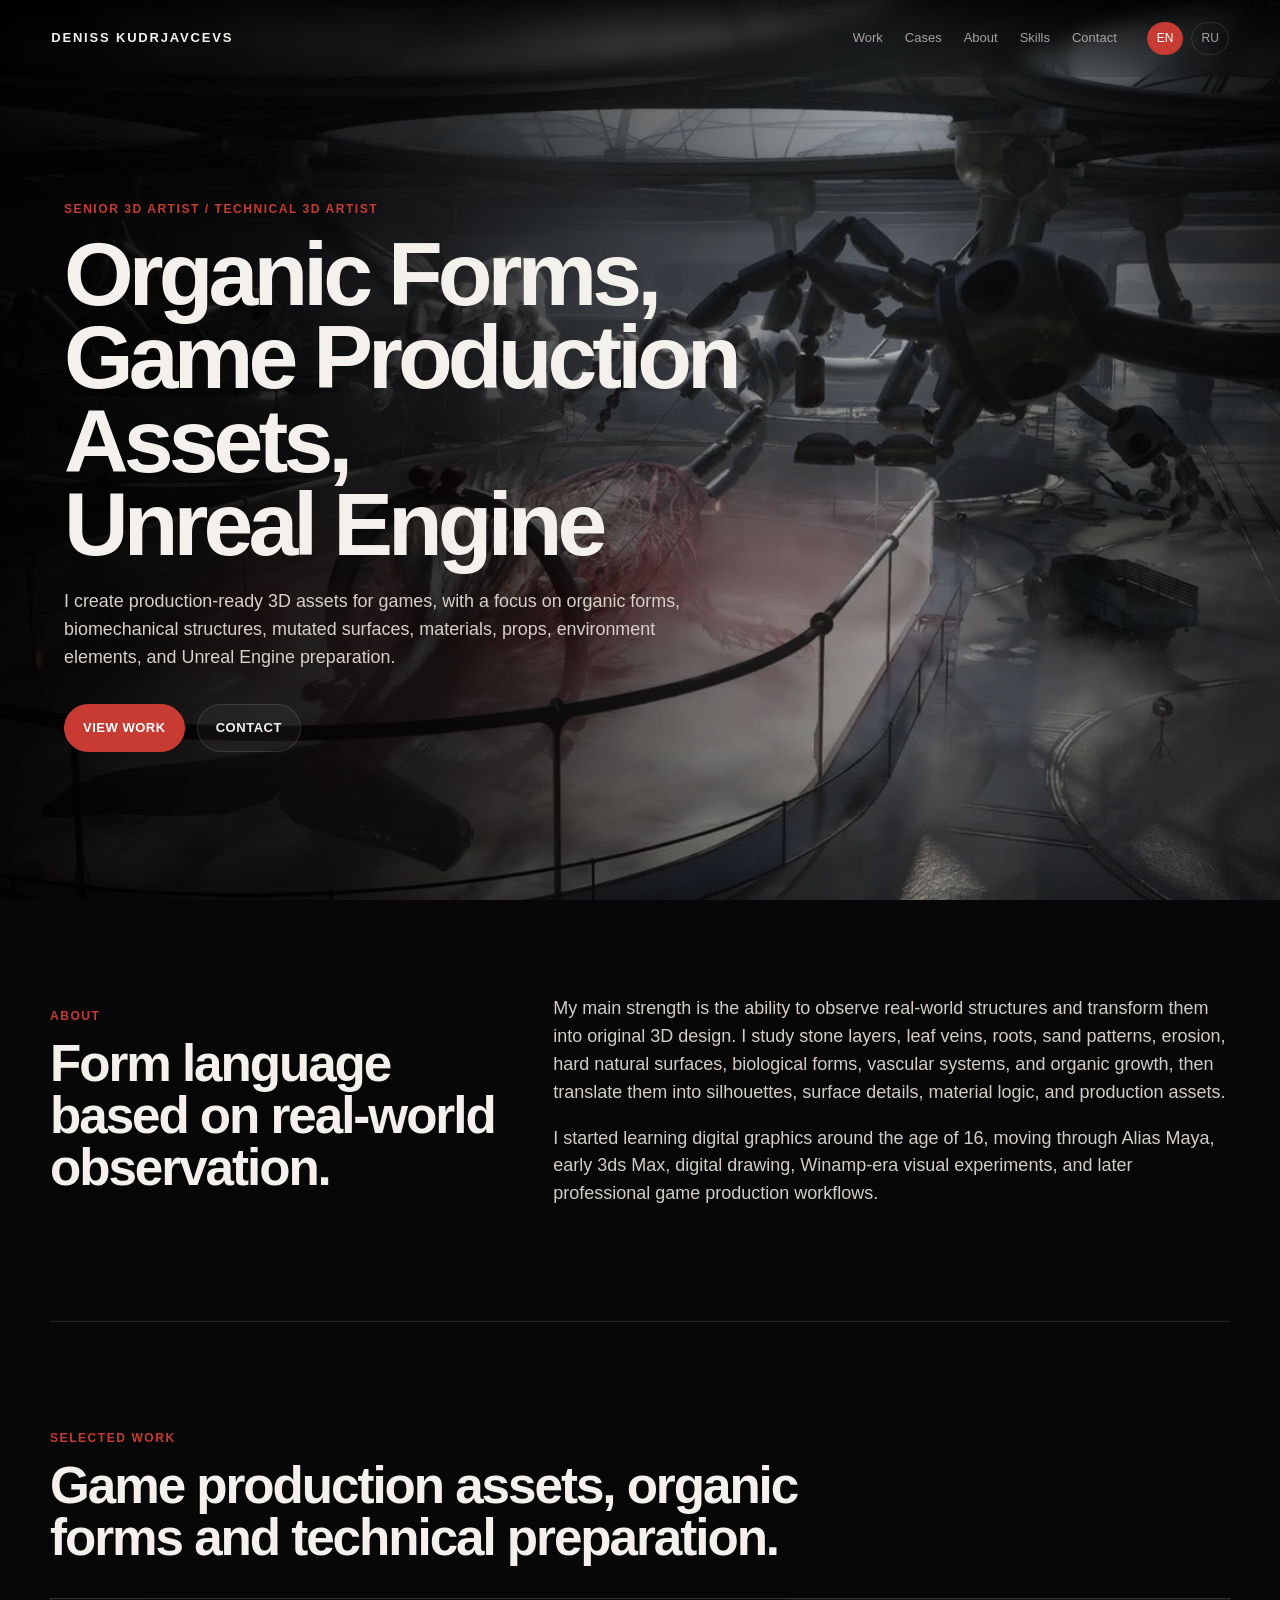
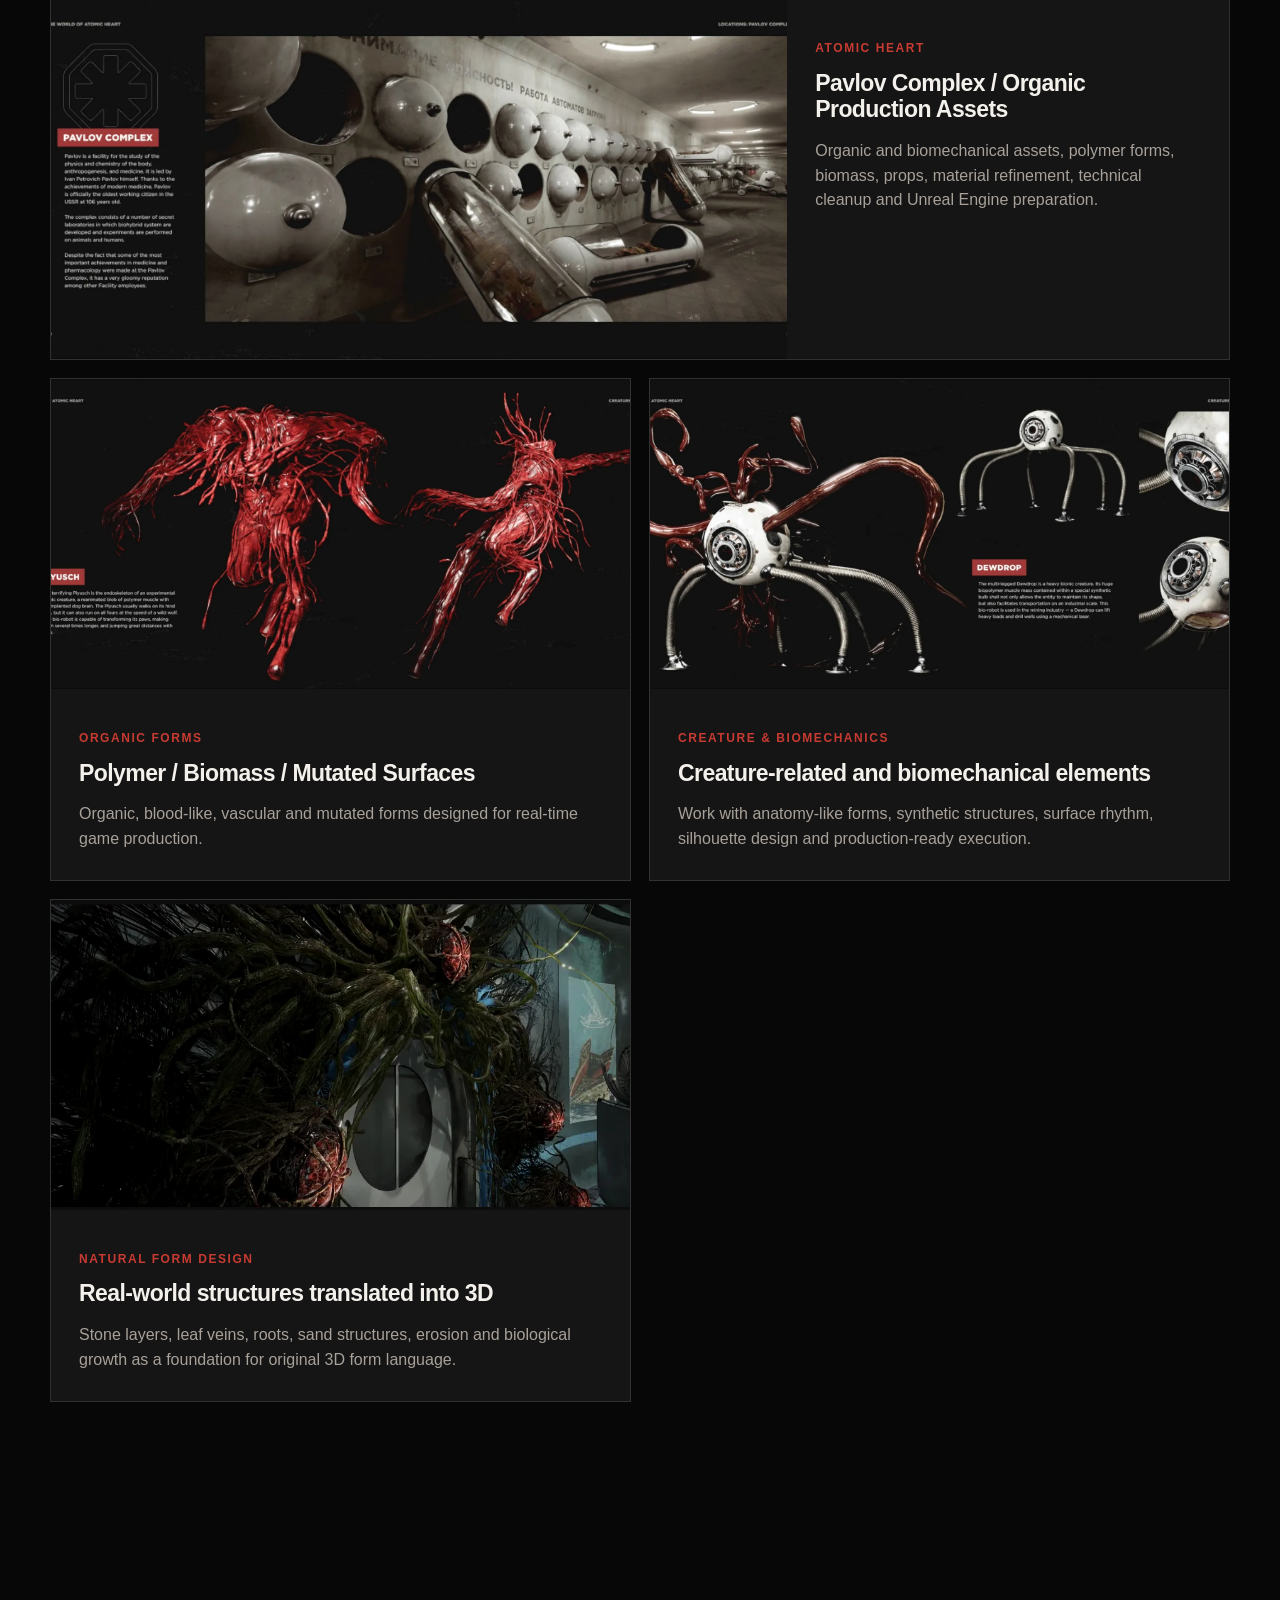
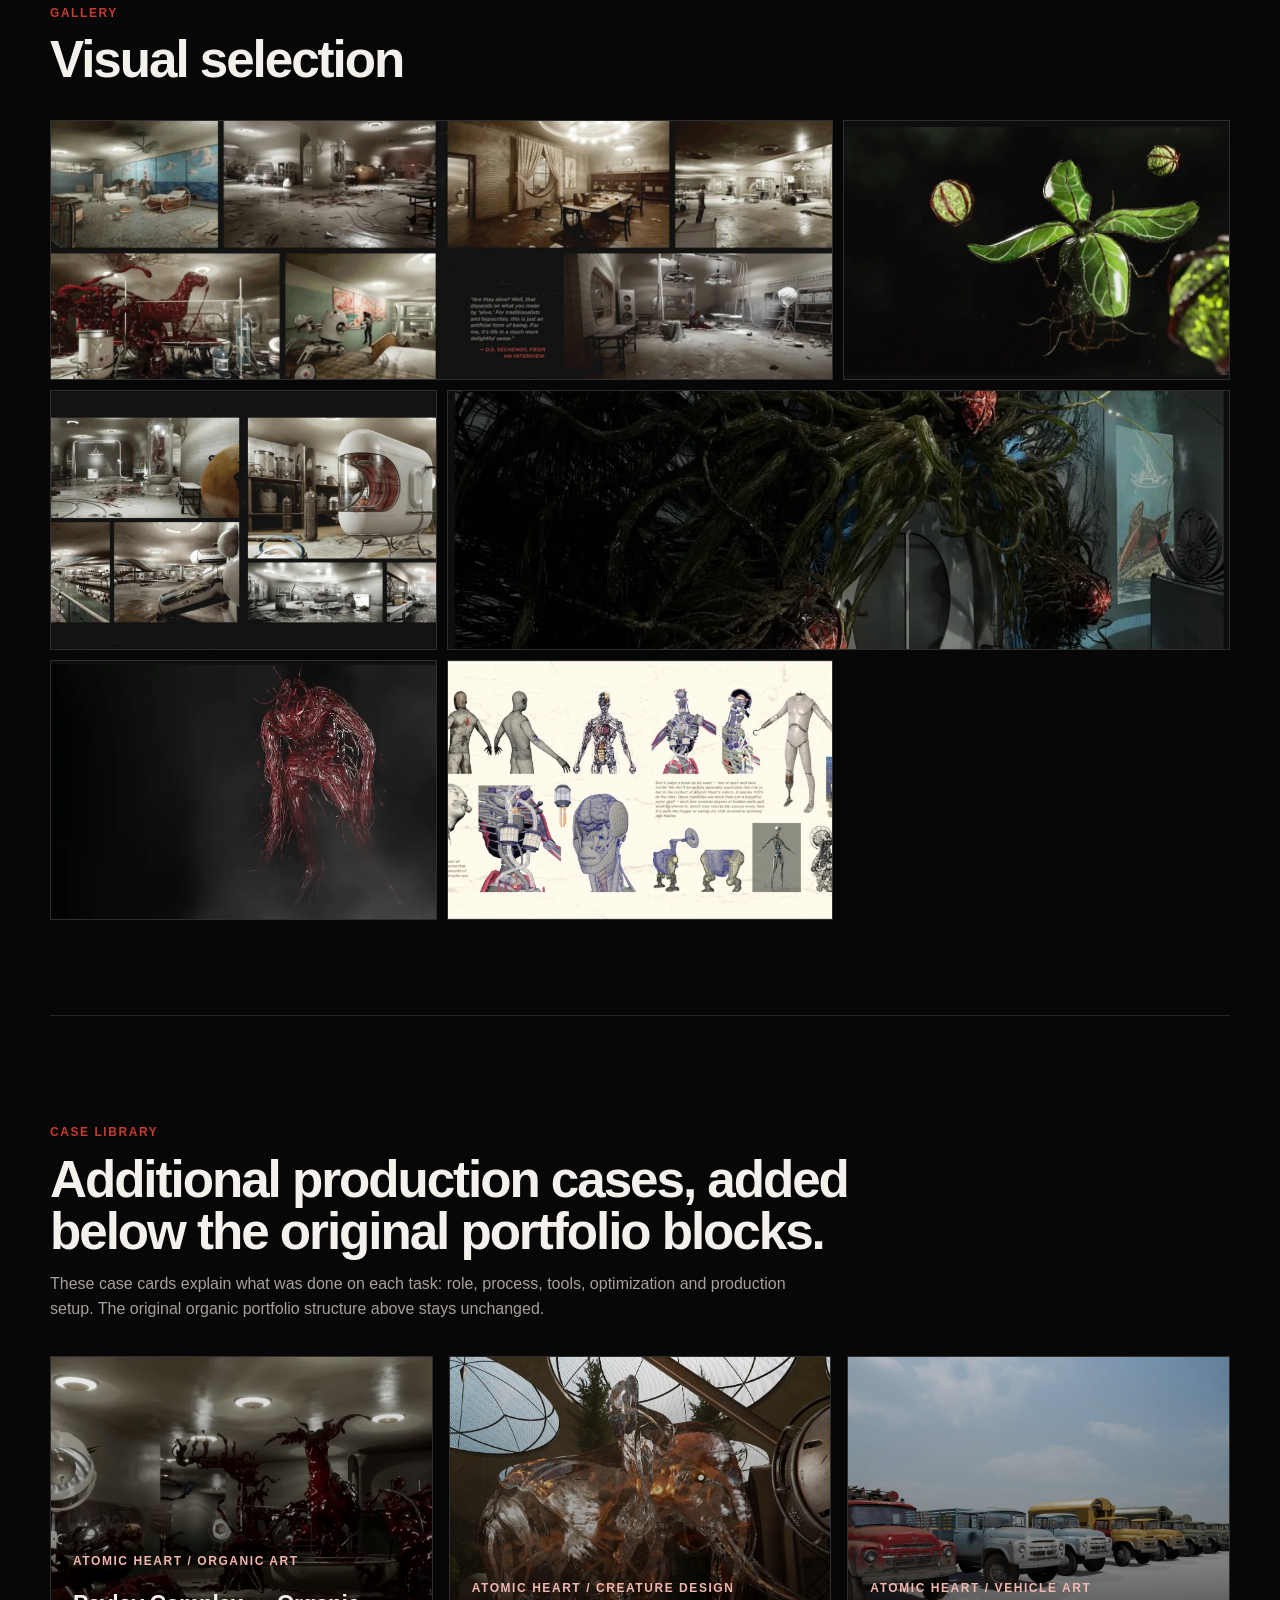
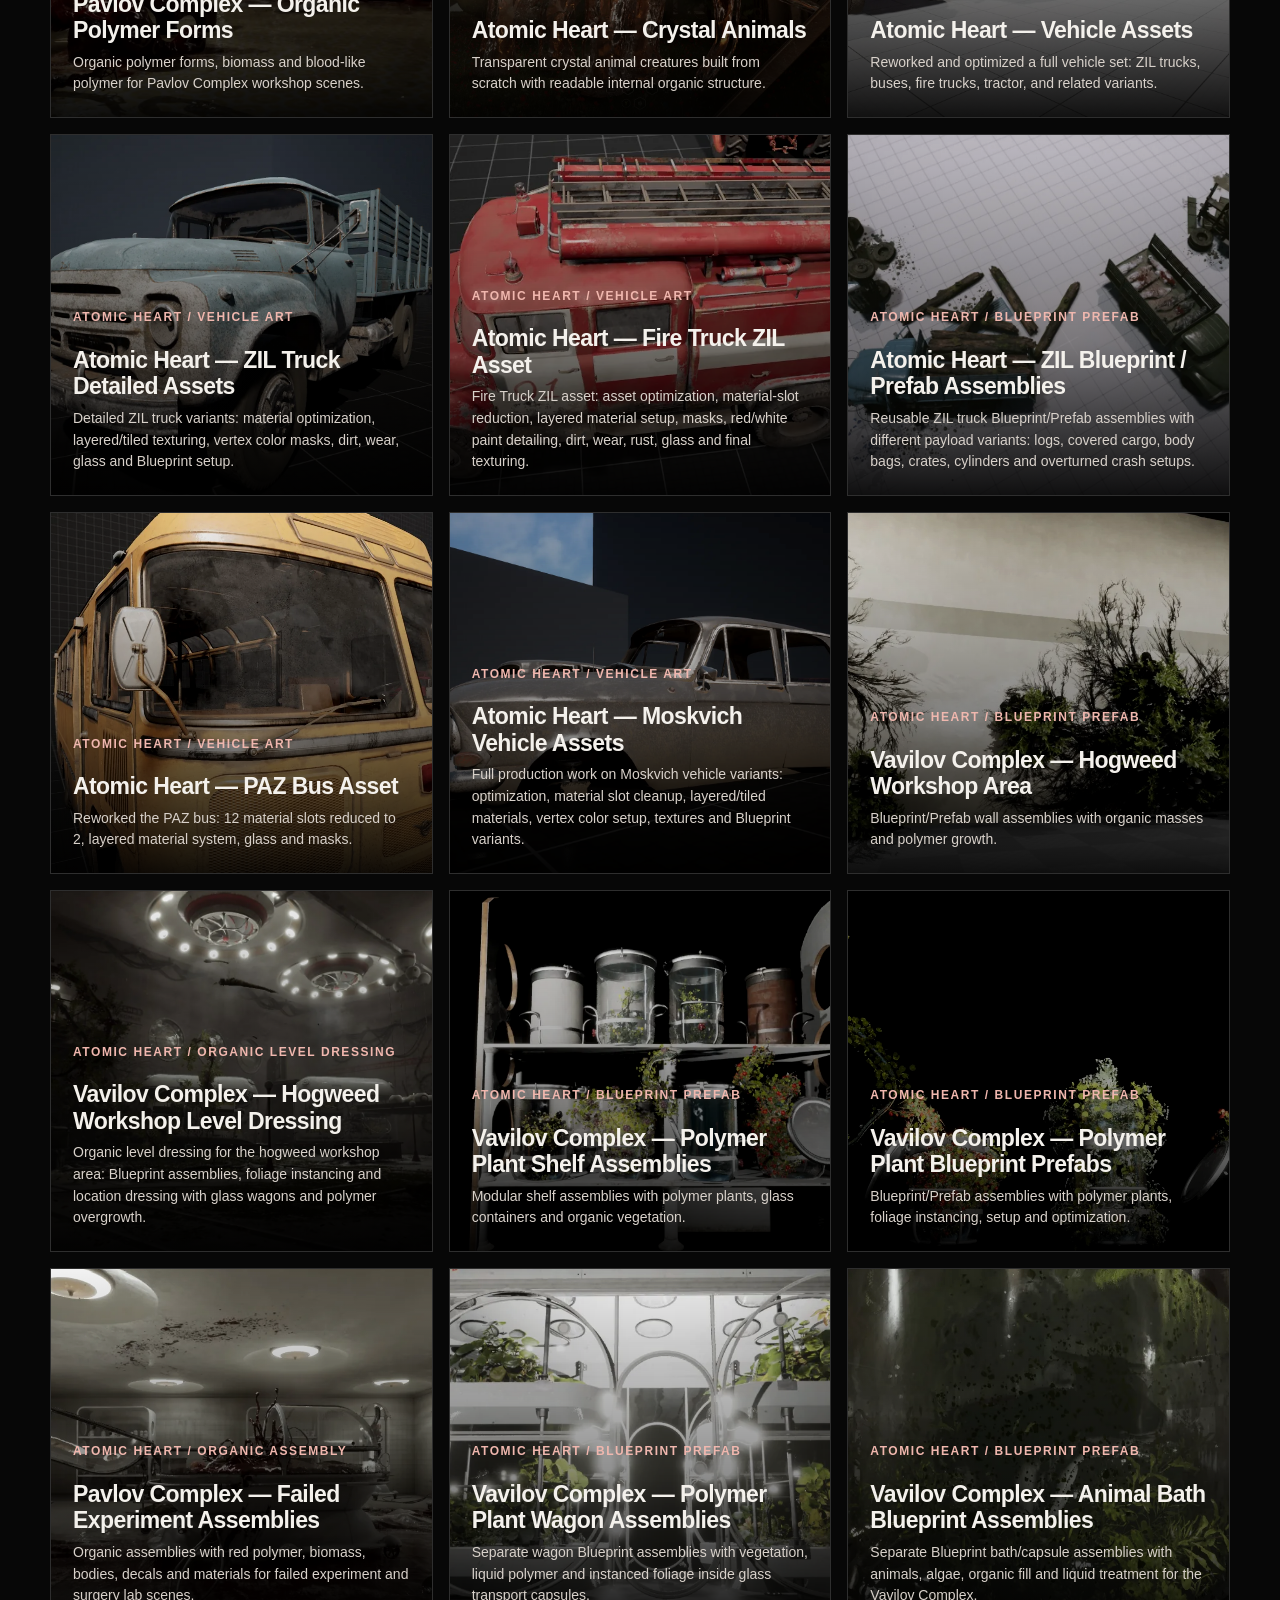
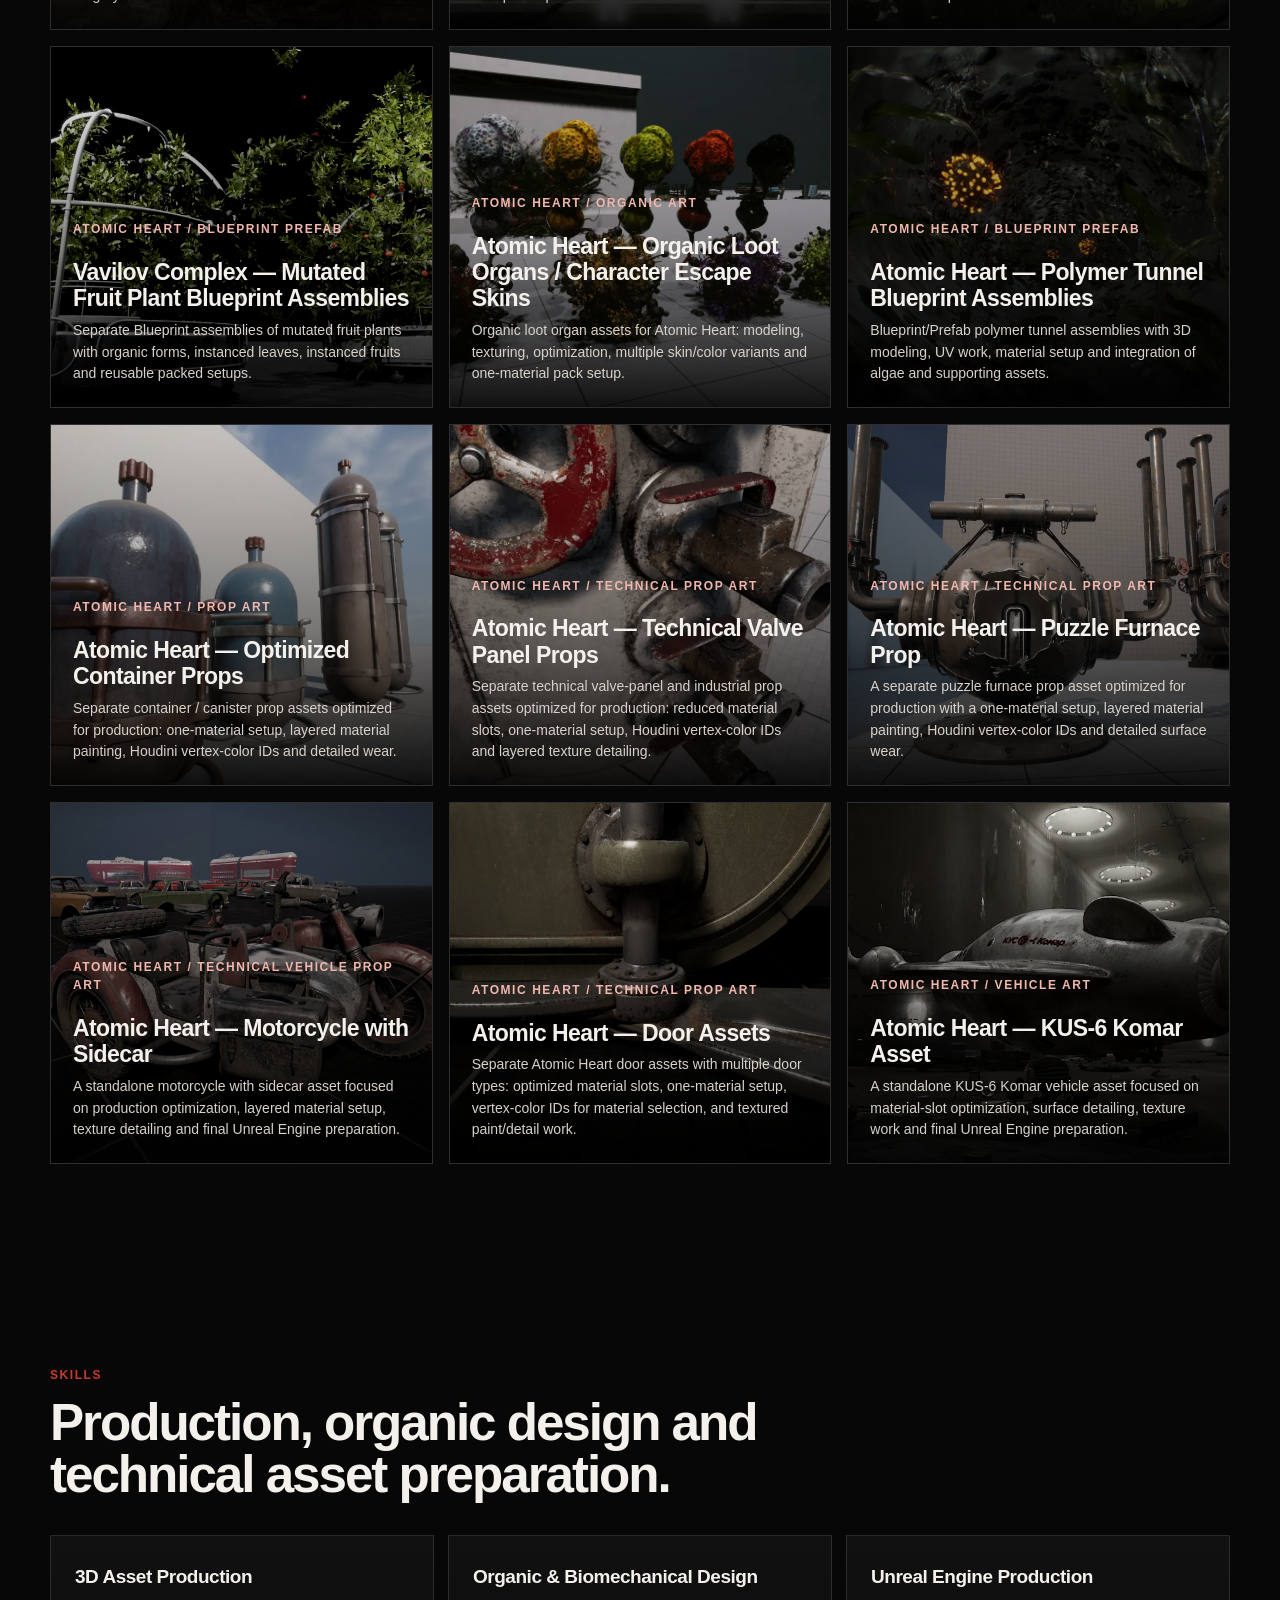
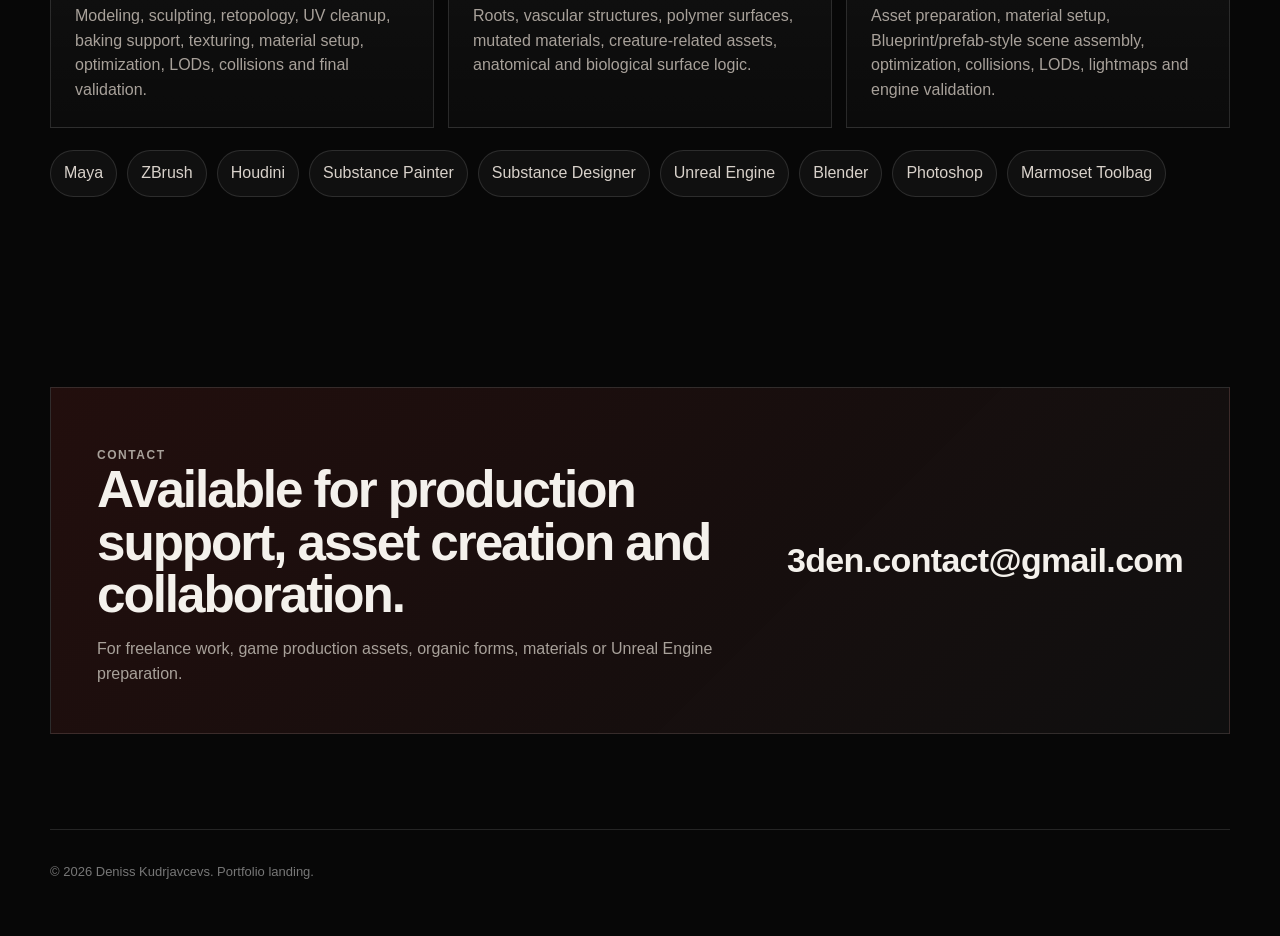
<file: index.html>
<!DOCTYPE html>
<html lang="en">
<head>
  <meta charset="UTF-8" />
  <meta name="viewport" content="width=device-width, initial-scale=1.0, viewport-fit=cover" />
  <title>Deniss Kudrjavcevs — 3D Artist Portfolio</title>
  <meta name="description" content="Senior 3D Artist / Technical 3D Artist portfolio. Organic forms, game production assets, Unreal Engine, materials and optimization." />
  <link rel="stylesheet" href="style.css" />
</head>
<body>
  <header class="site-header">
    <a class="logo" href="en.html">DENISS KUDRJAVCEVS</a>
    <nav class="nav">
      <a href="#work">Work</a>
      <a href="#cases">Cases</a>
      <a href="#about">About</a>
      <a href="#skills">Skills</a>
      <a href="#contact">Contact</a>
      <div class="lang-switch">
        <a class="active" href="en.html">EN</a>
        <a href="ru.html">RU</a>
      </div>
    </nav>
  </header>

  <main>
    <section class="hero">
      <div class="hero-bg"></div>
      <div class="hero-content">
        <p class="eyebrow">Senior 3D Artist / Technical 3D Artist</p>
        <h1>Organic Forms,<br>Game Production Assets,<br>Unreal Engine</h1>
        <p class="hero-text">I create production-ready 3D assets for games, with a focus on organic forms, biomechanical structures, mutated surfaces, materials, props, environment elements, and Unreal Engine preparation.</p>
        <div class="hero-buttons">
          <a class="button primary" href="#work">View Work</a>
          <a class="button secondary" href="mailto:3den.contact@gmail.com">Contact</a>
        </div>
      </div>
    </section>

    <section id="about" class="section about-grid">
      <div>
        <p class="section-label">About</p>
        <h2>Form language based on real-world observation.</h2>
      </div>
      <div class="text-block">
        <p>My main strength is the ability to observe real-world structures and transform them into original 3D design. I study stone layers, leaf veins, roots, sand patterns, erosion, hard natural surfaces, biological forms, vascular systems, and organic growth, then translate them into silhouettes, surface details, material logic, and production assets.</p>
        <p>I started learning digital graphics around the age of 16, moving through Alias Maya, early 3ds Max, digital drawing, Winamp-era visual experiments, and later professional game production workflows.</p>
      </div>
    </section>

    <section id="work" class="section">
      <div class="section-heading">
        <p class="section-label">Selected Work</p>
        <h2>Game production assets, organic forms and technical preparation.</h2>
      </div>
      <div class="work-grid">
        <article class="work-card large">
          <div class="work-image image-atomic"></div>
          <div class="work-info">
            <p class="tag">Atomic Heart</p>
            <h3>Pavlov Complex / Organic Production Assets</h3>
            <p>Organic and biomechanical assets, polymer forms, biomass, props, material refinement, technical cleanup and Unreal Engine preparation.</p>
          </div>
        </article>
        <article class="work-card">
          <div class="work-image image-organic"></div>
          <div class="work-info">
            <p class="tag">Organic Forms</p>
            <h3>Polymer / Biomass / Mutated Surfaces</h3>
            <p>Organic, blood-like, vascular and mutated forms designed for real-time game production.</p>
          </div>
        </article>
        <article class="work-card">
          <div class="work-image image-creature"></div>
          <div class="work-info">
            <p class="tag">Creature & Biomechanics</p>
            <h3>Creature-related and biomechanical elements</h3>
            <p>Work with anatomy-like forms, synthetic structures, surface rhythm, silhouette design and production-ready execution.</p>
          </div>
        </article>
        <article class="work-card">
          <div class="work-image image-natural"></div>
          <div class="work-info">
            <p class="tag">Natural Form Design</p>
            <h3>Real-world structures translated into 3D</h3>
            <p>Stone layers, leaf veins, roots, sand structures, erosion and biological growth as a foundation for original 3D form language.</p>
          </div>
        </article>
      </div>
    </section>

    <section class="section">
      <div class="section-heading">
        <p class="section-label">Gallery</p>
        <h2>Visual selection</h2>
      </div>
      <div class="gallery">
        <img class="wide" src="assets/images/atomic-heart/pavlov_02.webp" alt="Pavlov Complex environment">
        <img src="assets/images/organic/leaf_form_01.webp" alt="Leaf-inspired organic form">
        <img src="assets/images/atomic-heart/pavlov_03.webp" alt="Pavlov Complex production environment">
        <img class="wide" src="assets/images/organic/root_wall_01.webp" alt="Organic root structure">
        <img src="assets/images/organic/plyusch_mist_01.webp" alt="Polymer creature form">
        <img src="assets/images/creatures/robot_anatomy_01.webp" alt="Robot anatomy production reference">
      </div>
    </section>


    <section id="cases" class="section case-library-section">
      <div class="section-heading">
        <p class="section-label">Case Library</p>
        <h2>Additional production cases, added below the original portfolio blocks.</h2>
        <p class="section-note">These case cards explain what was done on each task: role, process, tools, optimization and production setup. The original organic portfolio structure above stays unchanged.</p>
      </div>
      <div class="case-grid" data-case-grid></div>
    </section>

    <section id="skills" class="section">
      <div class="section-heading">
        <p class="section-label">Skills</p>
        <h2>Production, organic design and technical asset preparation.</h2>
      </div>
      <div class="skills-grid">
        <div class="skill-card"><h3>3D Asset Production</h3><p>Modeling, sculpting, retopology, UV cleanup, baking support, texturing, material setup, optimization, LODs, collisions and final validation.</p></div>
        <div class="skill-card"><h3>Organic & Biomechanical Design</h3><p>Roots, vascular structures, polymer surfaces, mutated materials, creature-related assets, anatomical and biological surface logic.</p></div>
        <div class="skill-card"><h3>Unreal Engine Production</h3><p>Asset preparation, material setup, Blueprint/prefab-style scene assembly, optimization, collisions, LODs, lightmaps and engine validation.</p></div>
      </div>
      <div class="tools-line">
        <span>Maya</span><span>ZBrush</span><span>Houdini</span><span>Substance Painter</span><span>Substance Designer</span><span>Unreal Engine</span><span>Blender</span><span>Photoshop</span><span>Marmoset Toolbag</span>
      </div>
    </section>

    <section id="contact" class="section">
      <div class="contact">
        <div>
          <p class="section-label">Contact</p>
          <h2>Available for production support, asset creation and collaboration.</h2>
          <p>For freelance work, game production assets, organic forms, materials or Unreal Engine preparation.</p>
        </div>
        <a class="email" href="mailto:3den.contact@gmail.com">3den.contact@gmail.com</a>
      </div>
    </section>
  </main>


  <div class="case-modal" data-case-modal aria-hidden="true">
    <div class="case-modal-backdrop" data-close-modal></div>
    <article class="case-modal-panel" role="dialog" aria-modal="true">
      <button class="case-modal-close" type="button" data-close-modal>×</button>
      <div class="case-modal-content" data-case-modal-content></div>
    </article>
  </div>

  <footer class="footer">© <span data-year></span> Deniss Kudrjavcevs. Portfolio landing.</footer>
  <script src="data/cases.en.js"></script>
  <script src="script.js"></script>
</body>
</html>
</file>
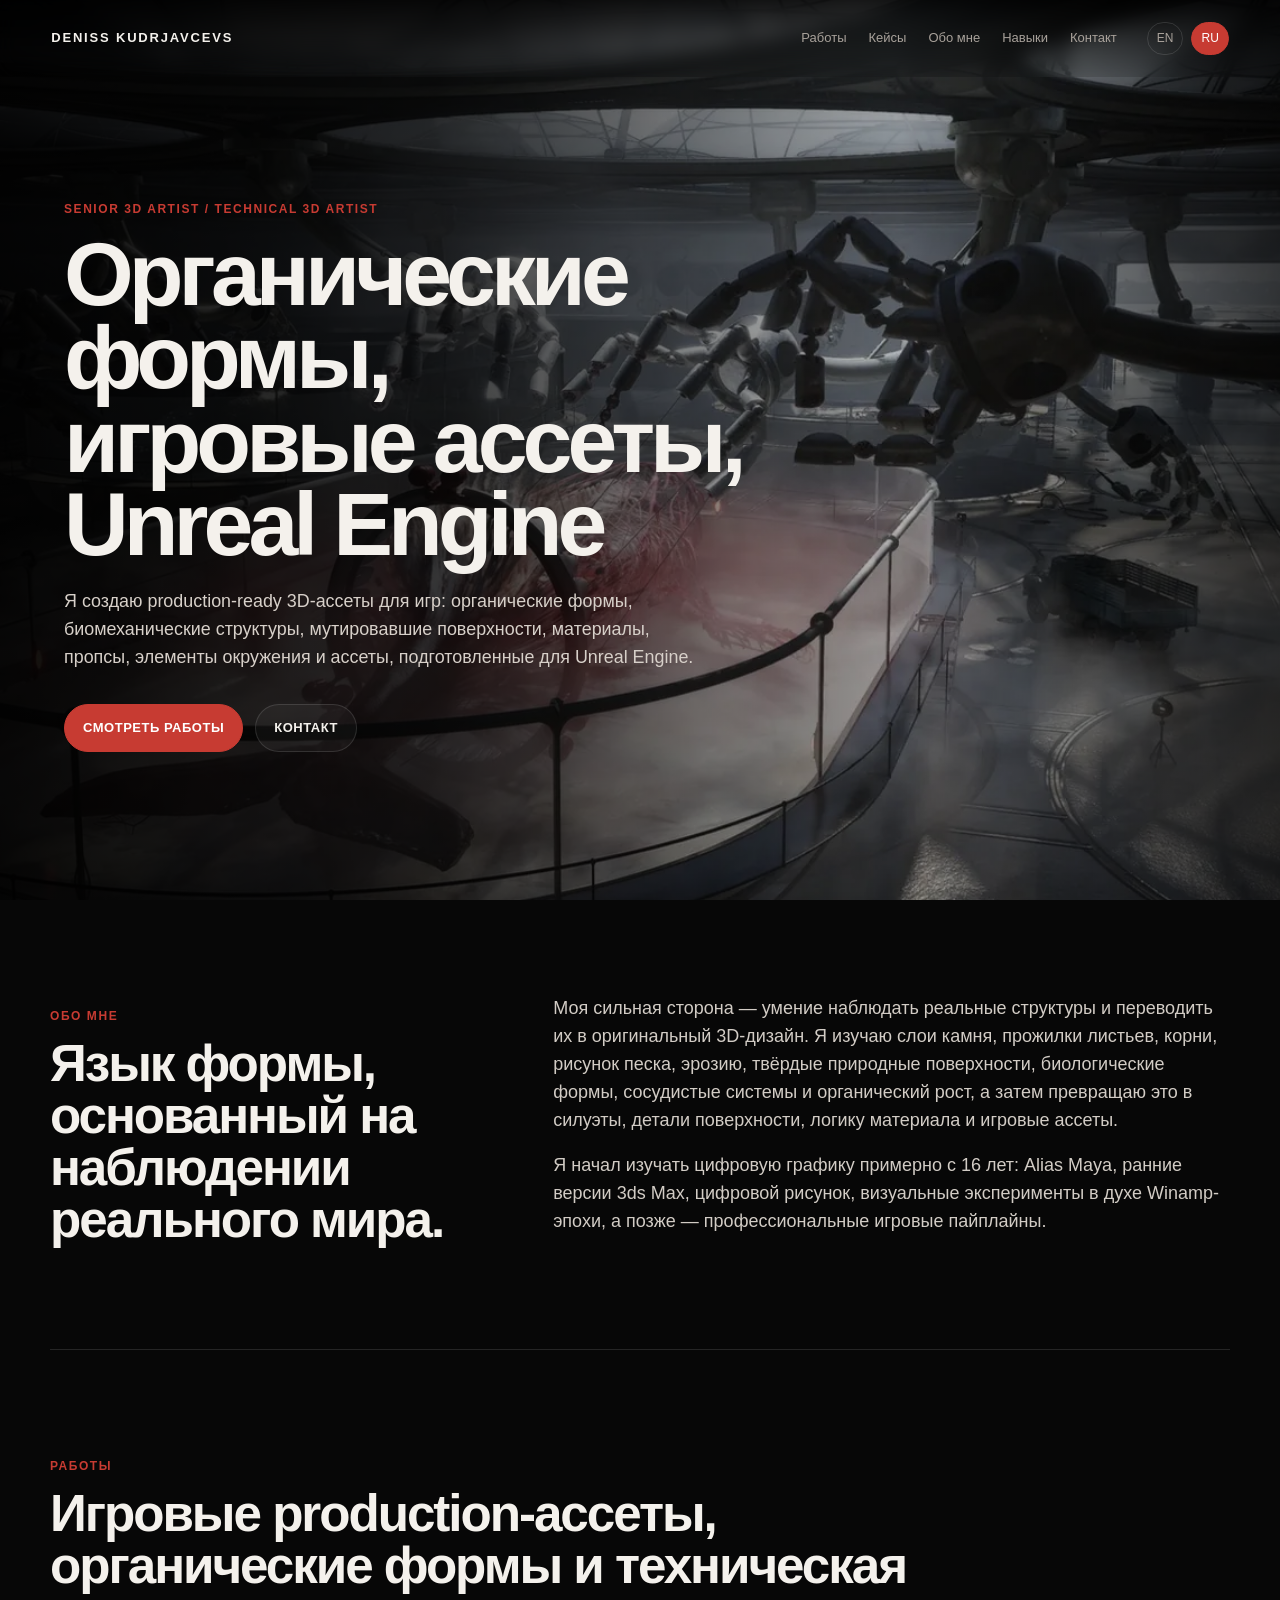
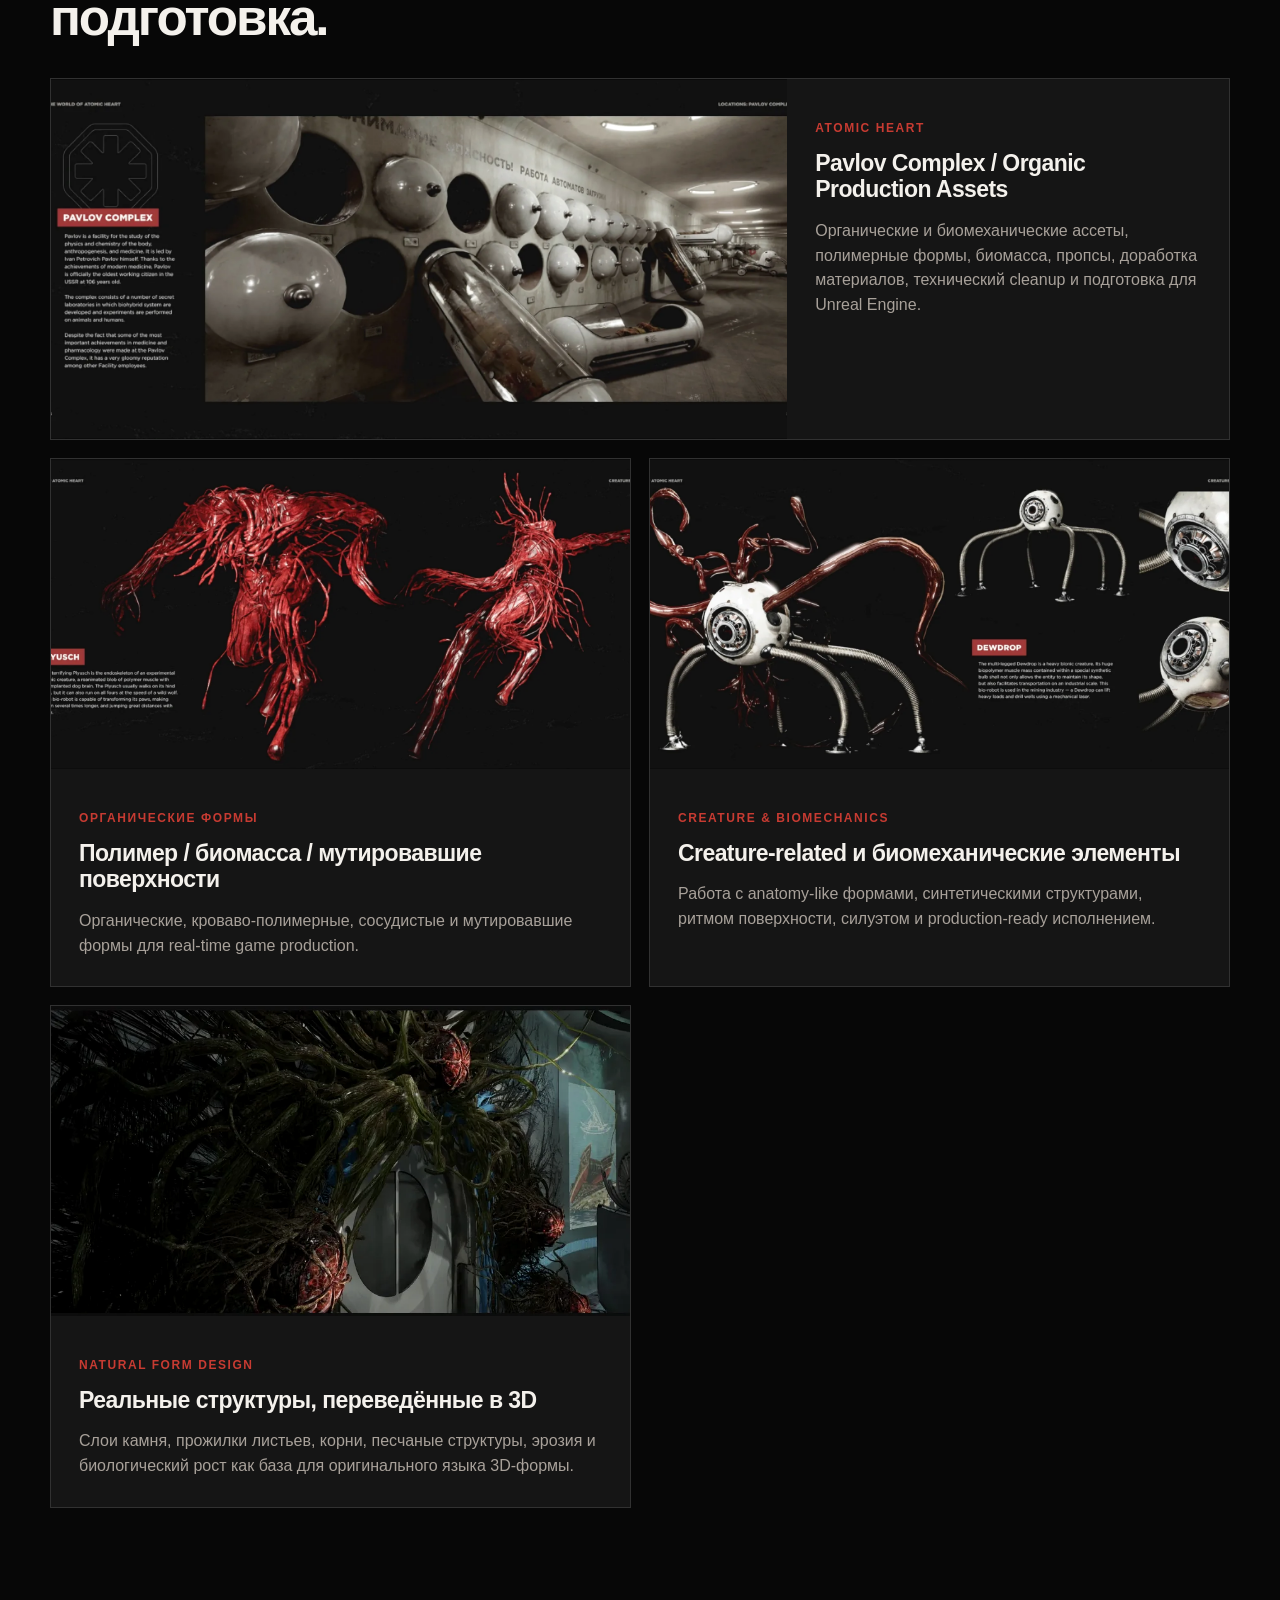
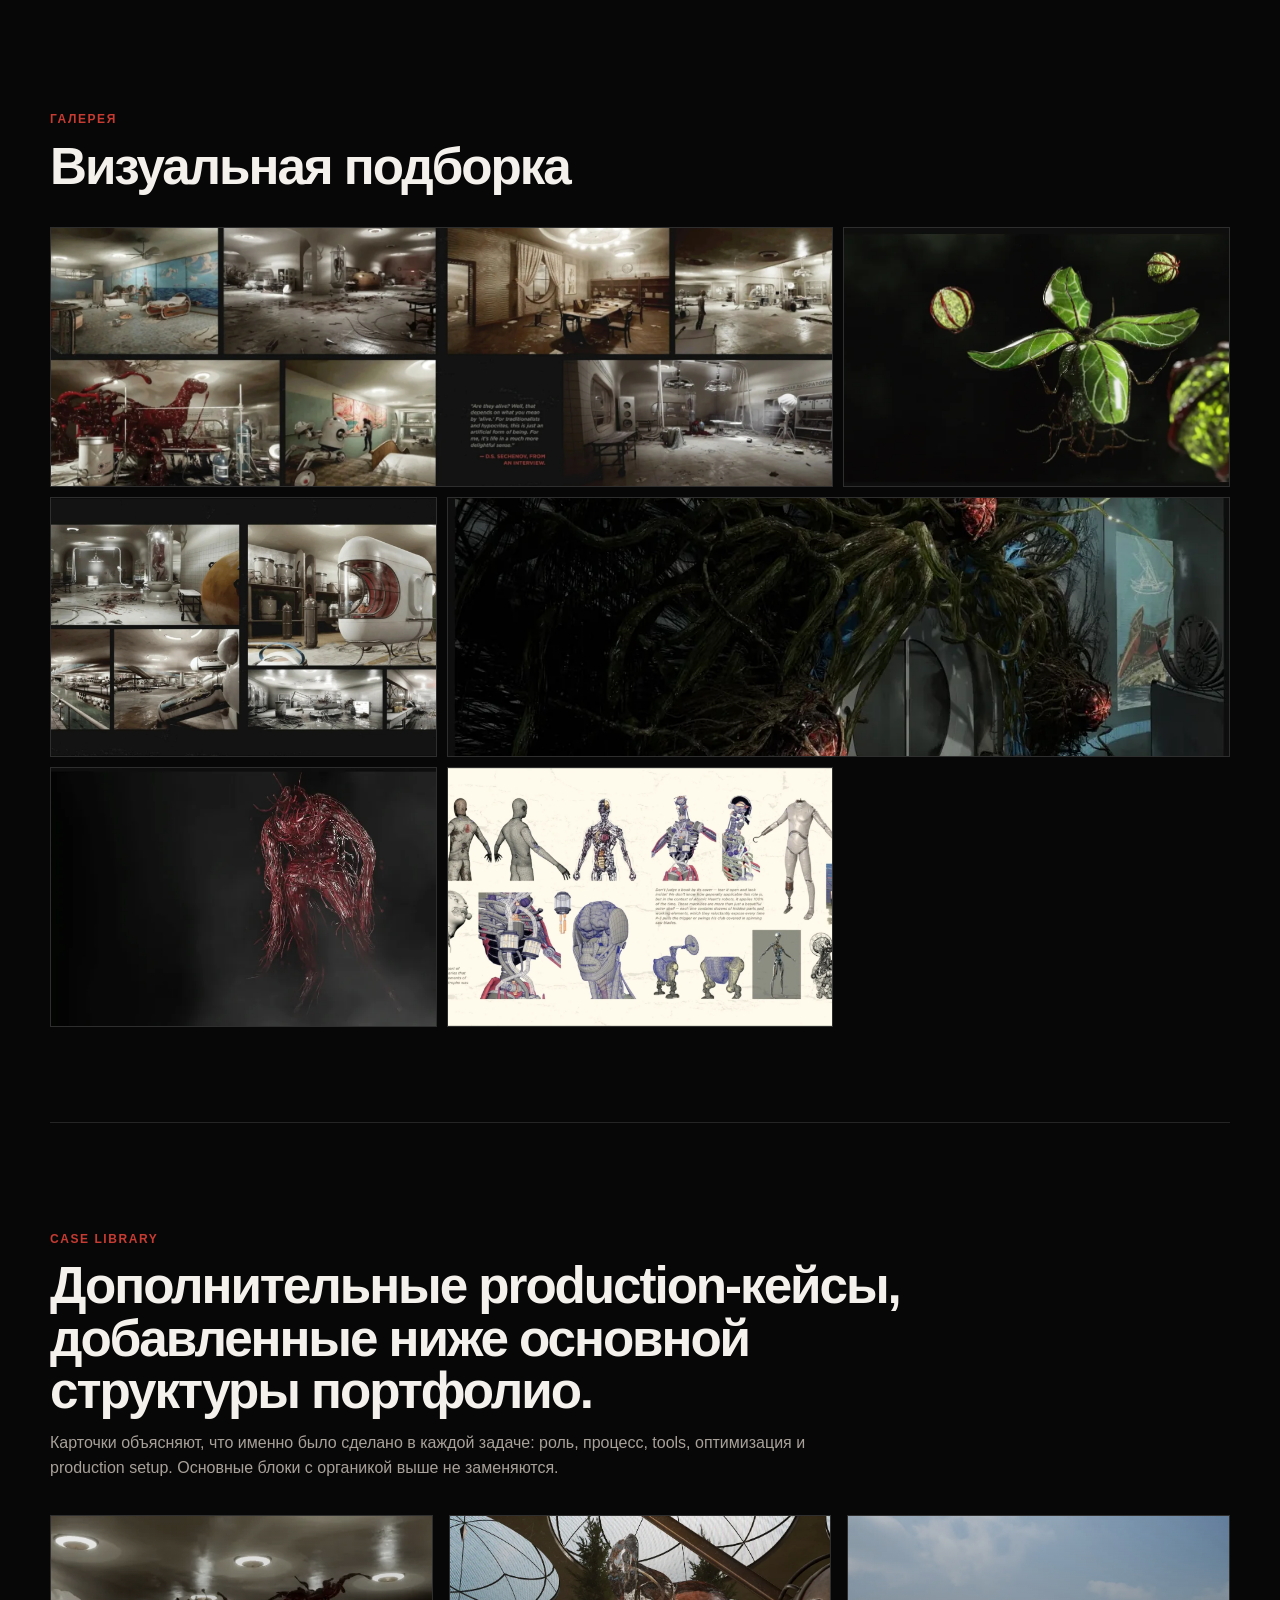
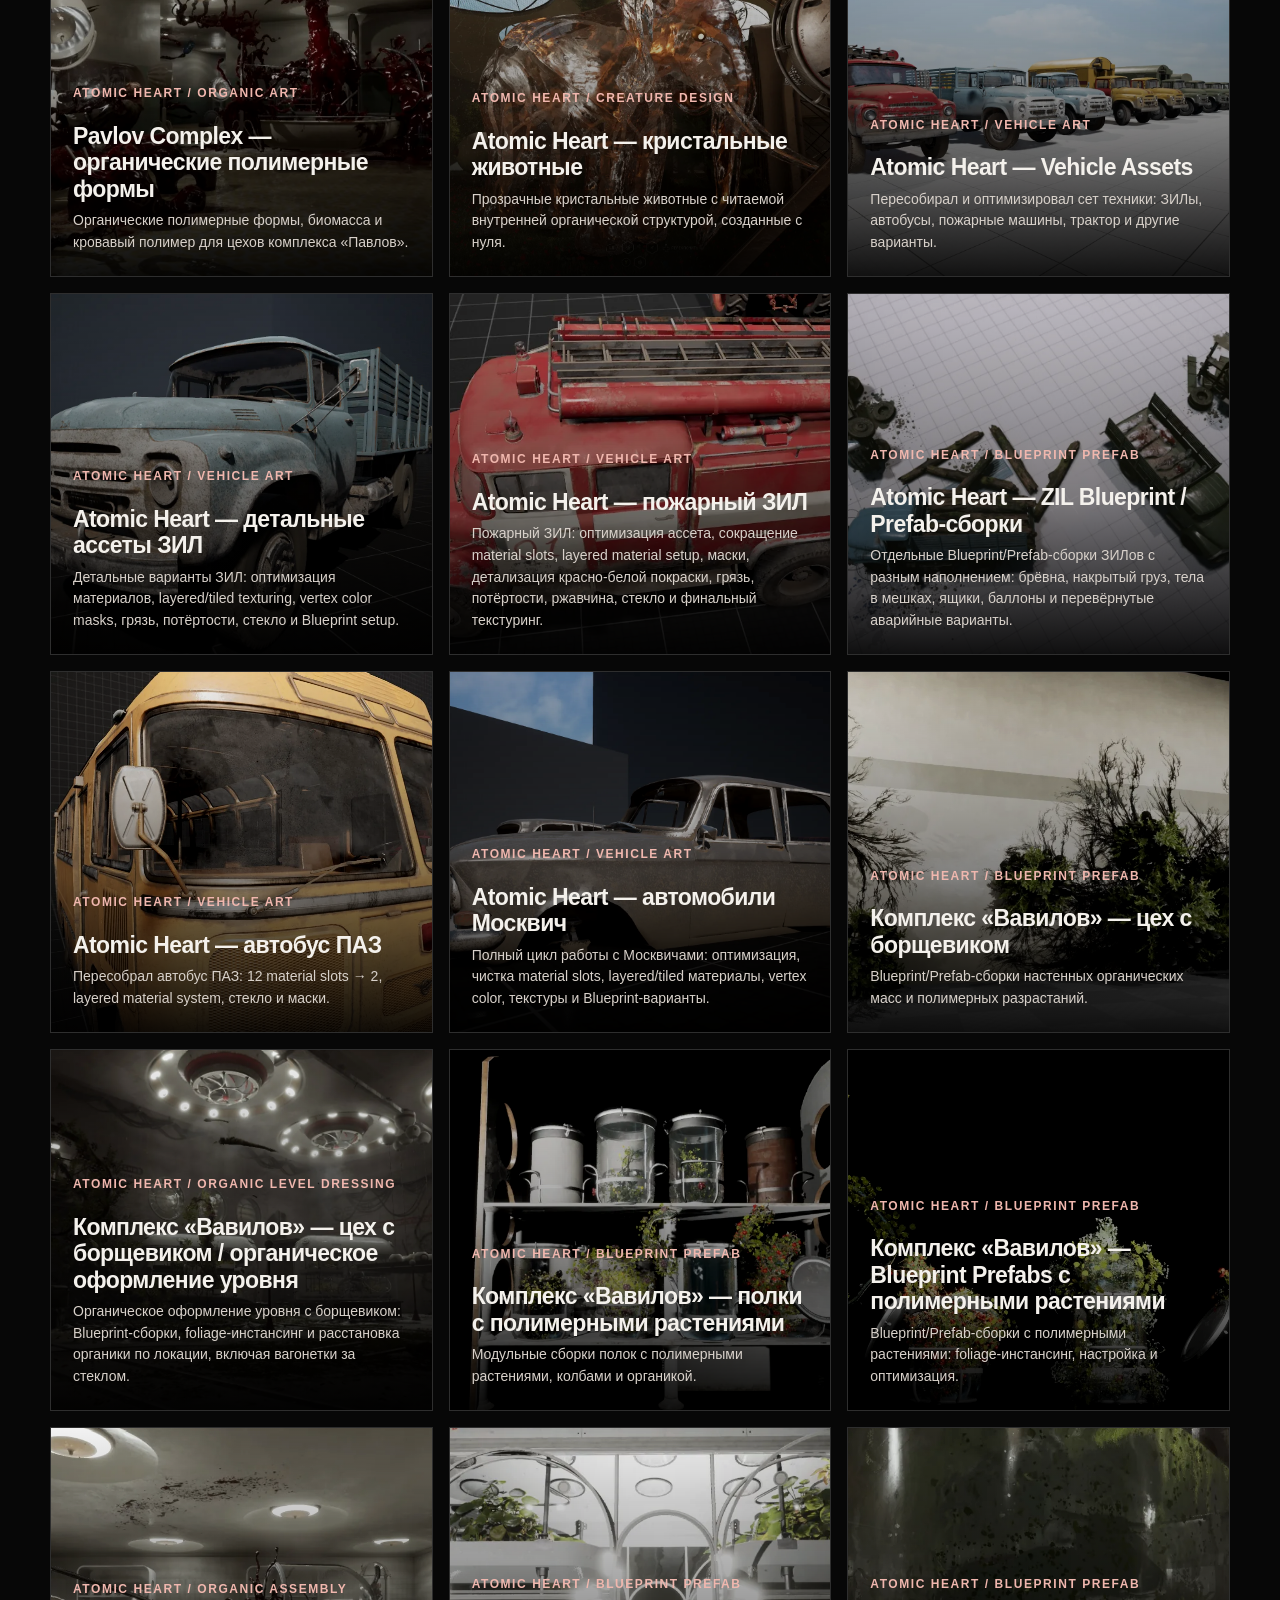
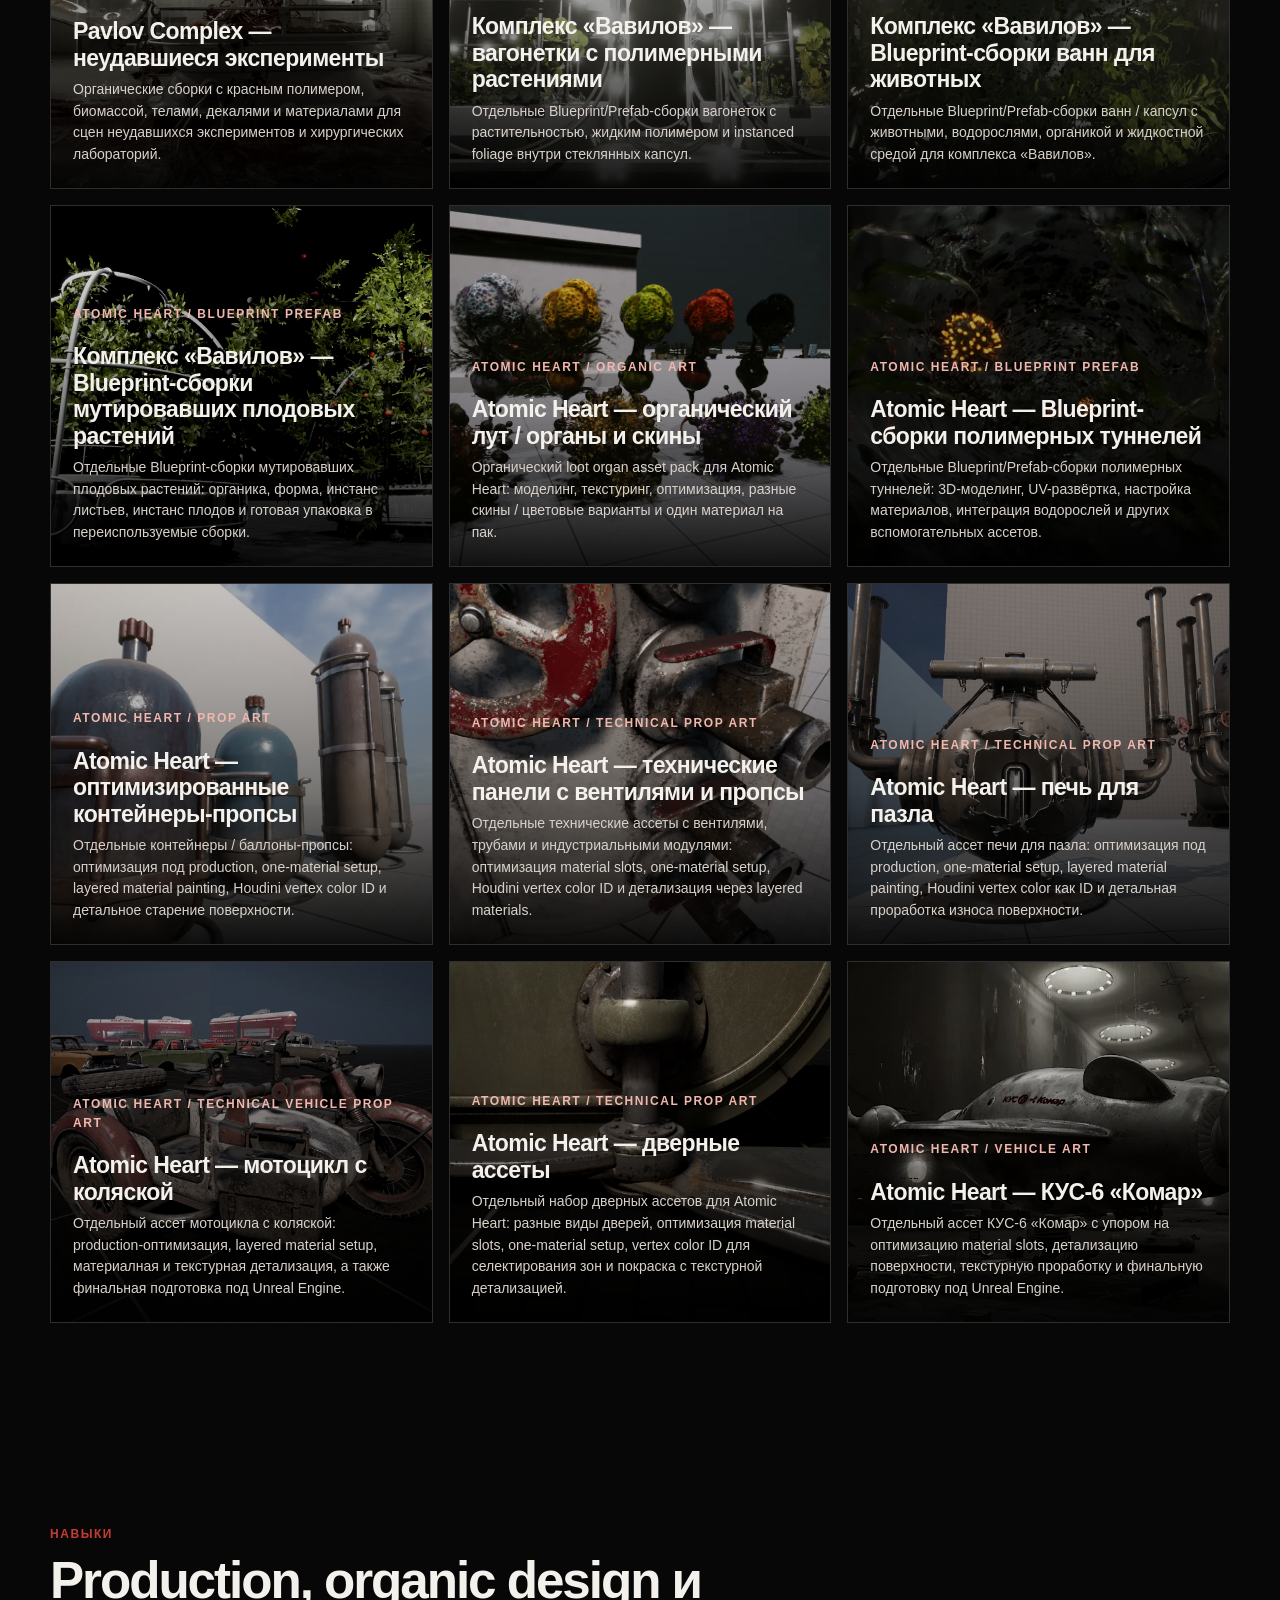
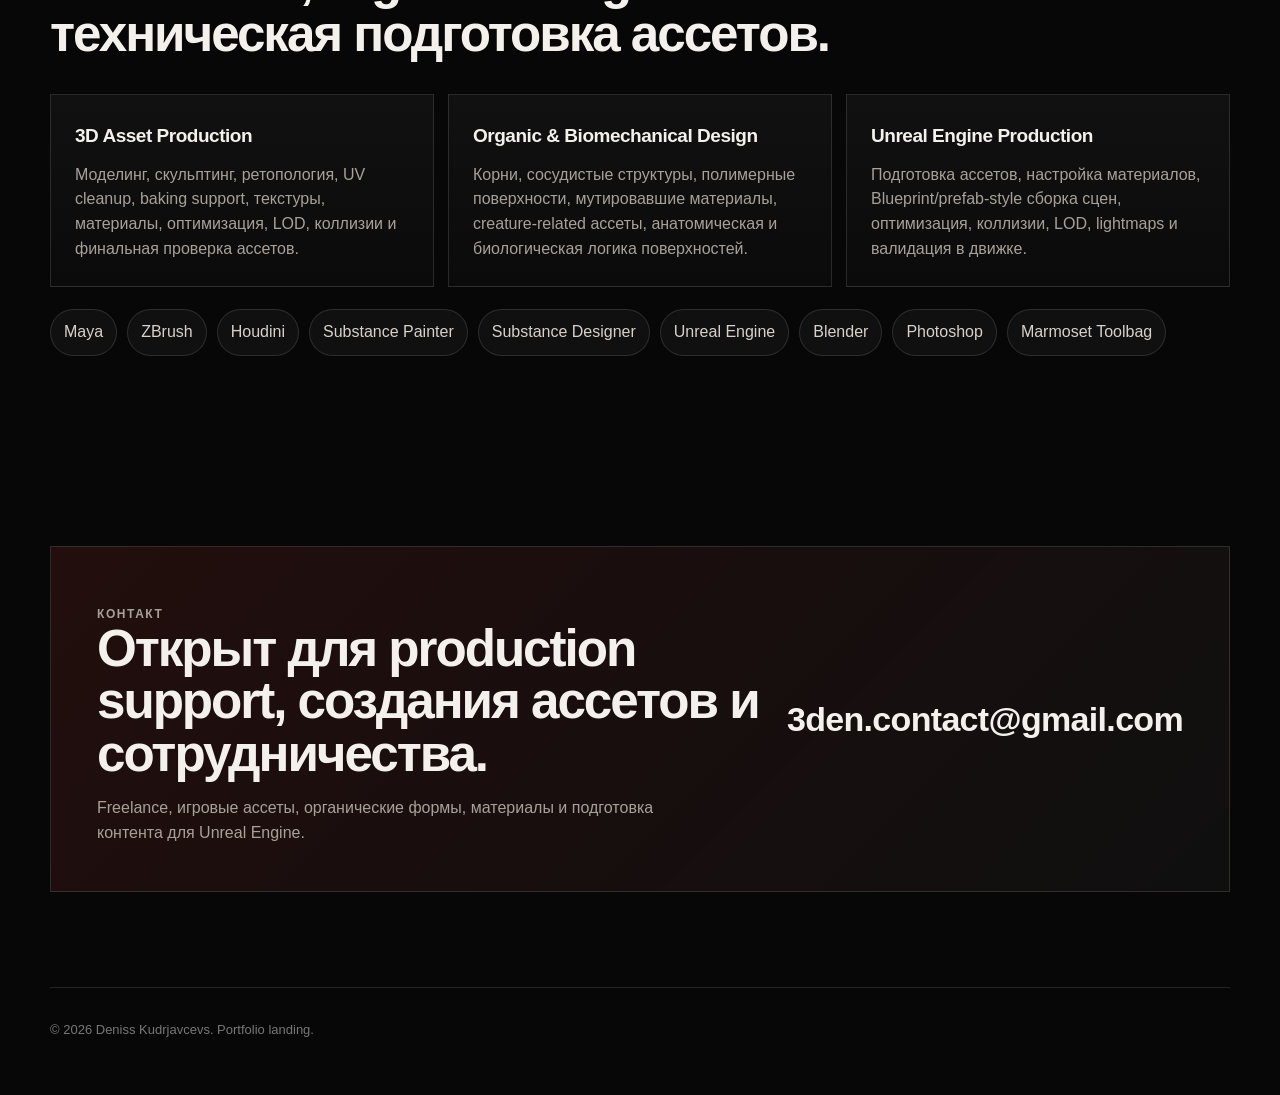
<file: ru.html>
<!DOCTYPE html>
<html lang="ru">
<head>
  <meta charset="UTF-8" />
  <meta name="viewport" content="width=device-width, initial-scale=1.0, viewport-fit=cover" />
  <title>Deniss Kudrjavcevs — портфолио 3D Artist</title>
  <meta name="description" content="Портфолио Senior 3D Artist / Technical 3D Artist. Органические формы, игровые ассеты, Unreal Engine, материалы и оптимизация." />
  <link rel="stylesheet" href="style.css" />
</head>
<body>
  <header class="site-header">
    <a class="logo" href="ru.html">DENISS KUDRJAVCEVS</a>
    <nav class="nav">
      <a href="#work">Работы</a>
      <a href="#cases">Кейсы</a>
      <a href="#about">Обо мне</a>
      <a href="#skills">Навыки</a>
      <a href="#contact">Контакт</a>
      <div class="lang-switch">
        <a href="en.html">EN</a>
        <a class="active" href="ru.html">RU</a>
      </div>
    </nav>
  </header>

  <main>
    <section class="hero">
      <div class="hero-bg"></div>
      <div class="hero-content">
        <p class="eyebrow">Senior 3D Artist / Technical 3D Artist</p>
        <h1>Органические формы,<br>игровые ассеты,<br>Unreal Engine</h1>
        <p class="hero-text">Я создаю production-ready 3D-ассеты для игр: органические формы, биомеханические структуры, мутировавшие поверхности, материалы, пропсы, элементы окружения и ассеты, подготовленные для Unreal Engine.</p>
        <div class="hero-buttons">
          <a class="button primary" href="#work">Смотреть работы</a>
          <a class="button secondary" href="mailto:3den.contact@gmail.com">Контакт</a>
        </div>
      </div>
    </section>

    <section id="about" class="section about-grid">
      <div>
        <p class="section-label">Обо мне</p>
        <h2>Язык формы, основанный на наблюдении реального мира.</h2>
      </div>
      <div class="text-block">
        <p>Моя сильная сторона — умение наблюдать реальные структуры и переводить их в оригинальный 3D-дизайн. Я изучаю слои камня, прожилки листьев, корни, рисунок песка, эрозию, твёрдые природные поверхности, биологические формы, сосудистые системы и органический рост, а затем превращаю это в силуэты, детали поверхности, логику материала и игровые ассеты.</p>
        <p>Я начал изучать цифровую графику примерно с 16 лет: Alias Maya, ранние версии 3ds Max, цифровой рисунок, визуальные эксперименты в духе Winamp-эпохи, а позже — профессиональные игровые пайплайны.</p>
      </div>
    </section>

    <section id="work" class="section">
      <div class="section-heading">
        <p class="section-label">Работы</p>
        <h2>Игровые production-ассеты, органические формы и техническая подготовка.</h2>
      </div>
      <div class="work-grid">
        <article class="work-card large">
          <div class="work-image image-atomic"></div>
          <div class="work-info">
            <p class="tag">Atomic Heart</p>
            <h3>Pavlov Complex / Organic Production Assets</h3>
            <p>Органические и биомеханические ассеты, полимерные формы, биомасса, пропсы, доработка материалов, технический cleanup и подготовка для Unreal Engine.</p>
          </div>
        </article>
        <article class="work-card">
          <div class="work-image image-organic"></div>
          <div class="work-info">
            <p class="tag">Органические формы</p>
            <h3>Полимер / биомасса / мутировавшие поверхности</h3>
            <p>Органические, кроваво-полимерные, сосудистые и мутировавшие формы для real-time game production.</p>
          </div>
        </article>
        <article class="work-card">
          <div class="work-image image-creature"></div>
          <div class="work-info">
            <p class="tag">Creature & Biomechanics</p>
            <h3>Creature-related и биомеханические элементы</h3>
            <p>Работа с anatomy-like формами, синтетическими структурами, ритмом поверхности, силуэтом и production-ready исполнением.</p>
          </div>
        </article>
        <article class="work-card">
          <div class="work-image image-natural"></div>
          <div class="work-info">
            <p class="tag">Natural Form Design</p>
            <h3>Реальные структуры, переведённые в 3D</h3>
            <p>Слои камня, прожилки листьев, корни, песчаные структуры, эрозия и биологический рост как база для оригинального языка 3D-формы.</p>
          </div>
        </article>
      </div>
    </section>

    <section class="section">
      <div class="section-heading">
        <p class="section-label">Галерея</p>
        <h2>Визуальная подборка</h2>
      </div>
      <div class="gallery">
        <img class="wide" src="assets/images/atomic-heart/pavlov_02.webp" alt="Pavlov Complex environment">
        <img src="assets/images/organic/leaf_form_01.webp" alt="Leaf-inspired organic form">
        <img src="assets/images/atomic-heart/pavlov_03.webp" alt="Pavlov Complex production environment">
        <img class="wide" src="assets/images/organic/root_wall_01.webp" alt="Organic root structure">
        <img src="assets/images/organic/plyusch_mist_01.webp" alt="Polymer creature form">
        <img src="assets/images/creatures/robot_anatomy_01.webp" alt="Robot anatomy production reference">
      </div>
    </section>


    <section id="cases" class="section case-library-section">
      <div class="section-heading">
        <p class="section-label">Case Library</p>
        <h2>Дополнительные production-кейсы, добавленные ниже основной структуры портфолио.</h2>
        <p class="section-note">Карточки объясняют, что именно было сделано в каждой задаче: роль, процесс, tools, оптимизация и production setup. Основные блоки с органикой выше не заменяются.</p>
      </div>
      <div class="case-grid" data-case-grid></div>
    </section>

    <section id="skills" class="section">
      <div class="section-heading">
        <p class="section-label">Навыки</p>
        <h2>Production, organic design и техническая подготовка ассетов.</h2>
      </div>
      <div class="skills-grid">
        <div class="skill-card"><h3>3D Asset Production</h3><p>Моделинг, скульптинг, ретопология, UV cleanup, baking support, текстуры, материалы, оптимизация, LOD, коллизии и финальная проверка ассетов.</p></div>
        <div class="skill-card"><h3>Organic & Biomechanical Design</h3><p>Корни, сосудистые структуры, полимерные поверхности, мутировавшие материалы, creature-related ассеты, анатомическая и биологическая логика поверхностей.</p></div>
        <div class="skill-card"><h3>Unreal Engine Production</h3><p>Подготовка ассетов, настройка материалов, Blueprint/prefab-style сборка сцен, оптимизация, коллизии, LOD, lightmaps и валидация в движке.</p></div>
      </div>
      <div class="tools-line">
        <span>Maya</span><span>ZBrush</span><span>Houdini</span><span>Substance Painter</span><span>Substance Designer</span><span>Unreal Engine</span><span>Blender</span><span>Photoshop</span><span>Marmoset Toolbag</span>
      </div>
    </section>

    <section id="contact" class="section">
      <div class="contact">
        <div>
          <p class="section-label">Контакт</p>
          <h2>Открыт для production support, создания ассетов и сотрудничества.</h2>
          <p>Freelance, игровые ассеты, органические формы, материалы и подготовка контента для Unreal Engine.</p>
        </div>
        <a class="email" href="mailto:3den.contact@gmail.com">3den.contact@gmail.com</a>
      </div>
    </section>
  </main>


  <div class="case-modal" data-case-modal aria-hidden="true">
    <div class="case-modal-backdrop" data-close-modal></div>
    <article class="case-modal-panel" role="dialog" aria-modal="true">
      <button class="case-modal-close" type="button" data-close-modal>×</button>
      <div class="case-modal-content" data-case-modal-content></div>
    </article>
  </div>

  <footer class="footer">© <span data-year></span> Deniss Kudrjavcevs. Portfolio landing.</footer>
  <script src="data/cases.ru.js"></script>
  <script src="script.js"></script>
</body>
</html>
</file>
<file: style.css>
:root {
  --bg: #070707;
  --bg-soft: #101010;
  --panel: #151515;
  --line: rgba(255,255,255,0.12);
  --text: #f4f1ec;
  --muted: #a8a19a;
  --accent: #c73b32;
  --accent-soft: rgba(199,59,50,0.14);
  --max: 1180px;
}

* { box-sizing: border-box; }
html { scroll-behavior: smooth; }
body {
  margin: 0;
  font-family: Inter, Arial, Helvetica, sans-serif;
  background: var(--bg);
  color: var(--text);
  line-height: 1.55;
}
body::before {
  content: "";
  position: fixed;
  inset: 0;
  pointer-events: none;
  opacity: .08;
  background:
    radial-gradient(circle at 20% 15%, rgba(255,255,255,.18), transparent 18%),
    linear-gradient(135deg, transparent 0 45%, rgba(255,255,255,.08) 46%, transparent 47% 100%);
  mix-blend-mode: screen;
}
a { color: inherit; text-decoration: none; }
img { max-width: 100%; display: block; }

.site-header {
  position: fixed;
  top: 0;
  left: 0;
  right: 0;
  z-index: 50;
  display: flex;
  align-items: center;
  justify-content: space-between;
  padding: 22px clamp(18px, 4vw, 54px);
  background: linear-gradient(to bottom, rgba(0,0,0,.85), rgba(0,0,0,.15));
  backdrop-filter: blur(10px);
}
.logo {
  font-size: 13px;
  font-weight: 800;
  letter-spacing: .14em;
  text-transform: uppercase;
}
.nav { display: flex; gap: 22px; align-items: center; }
.nav a {
  font-size: 13px;
  color: var(--muted);
  transition: color .2s ease;
}
.nav a:hover, .nav a.active { color: var(--text); }
.lang-switch { display: flex; gap: 8px; margin-left: 8px; }
.lang-switch a {
  border: 1px solid var(--line);
  padding: 6px 9px;
  border-radius: 999px;
  color: var(--muted);
  font-size: 12px;
}
.lang-switch a.active { background: var(--accent); color: white; border-color: var(--accent); }

.hero {
  min-height: 100vh;
  position: relative;
  display: flex;
  align-items: center;
  overflow: hidden;
  padding: 130px clamp(18px, 5vw, 70px) 90px;
}
.hero-bg {
  position: absolute;
  inset: 0;
  background:
    linear-gradient(90deg, rgba(0,0,0,.93) 0%, rgba(0,0,0,.78) 34%, rgba(0,0,0,.25) 70%, rgba(0,0,0,.75) 100%),
    url('assets/images/hero/hero_whale.webp') center / cover no-repeat;
  transform: scale(1.02);
}
.hero-content {
  position: relative;
  z-index: 2;
  width: min(780px, 100%);
}
.eyebrow, .section-label, .tag {
  color: var(--accent);
  text-transform: uppercase;
  letter-spacing: .13em;
  font-size: 12px;
  font-weight: 800;
}
h1 {
  margin: 14px 0 22px;
  font-size: clamp(42px, 7vw, 92px);
  line-height: .93;
  letter-spacing: -.055em;
}
h2 {
  margin: 0;
  font-size: clamp(30px, 4vw, 58px);
  line-height: 1.02;
  letter-spacing: -.04em;
}
h3 {
  margin: 6px 0 12px;
  font-size: 23px;
  line-height: 1.15;
  letter-spacing: -.025em;
}
.hero-text {
  max-width: 650px;
  font-size: clamp(16px, 1.4vw, 20px);
  color: #d7d0c9;
}
.hero-buttons { display: flex; gap: 12px; flex-wrap: wrap; margin-top: 32px; }
.button {
  display: inline-flex;
  align-items: center;
  justify-content: center;
  padding: 13px 18px;
  border-radius: 999px;
  border: 1px solid var(--line);
  font-weight: 800;
  font-size: 13px;
  letter-spacing: .04em;
  text-transform: uppercase;
}
.button.primary { background: var(--accent); border-color: var(--accent); color: #fff; }
.button.secondary { background: rgba(255,255,255,.04); color: var(--text); }

.section {
  width: min(var(--max), calc(100% - 36px));
  margin: 0 auto;
  padding: 95px 0;
}
.about-grid {
  display: grid;
  grid-template-columns: .8fr 1.2fr;
  gap: 52px;
  border-bottom: 1px solid var(--line);
}
.text-block p { margin-top: 0; color: #d2ccc5; font-size: 18px; }
.section-heading { margin-bottom: 34px; max-width: 860px; }

.work-grid {
  display: grid;
  grid-template-columns: repeat(2, minmax(0, 1fr));
  gap: 18px;
}
.work-card {
  background: var(--panel);
  border: 1px solid var(--line);
  overflow: hidden;
  min-height: 100%;
}
.work-card.large { grid-column: span 2; display: grid; grid-template-columns: 1.25fr .75fr; }
.work-image {
  min-height: 360px;
  background-size: cover;
  background-position: center;
  filter: saturate(.95) contrast(1.02);
}
.work-card:not(.large) .work-image { min-height: 310px; }
.work-info { padding: 28px; }
.work-info p:not(.tag) { color: var(--muted); margin-bottom: 0; }
.image-atomic { background-image: url('assets/images/atomic-heart/pavlov_01.webp'); }
.image-organic { background-image: url('assets/images/organic/plyusch_render_01.webp'); }
.image-creature { background-image: url('assets/images/creatures/dewdrop_01.webp'); }
.image-natural { background-image: url('assets/images/organic/root_wall_01.webp'); }

.gallery {
  display: grid;
  grid-template-columns: repeat(3, 1fr);
  gap: 10px;
}
.gallery img {
  width: 100%;
  height: 260px;
  object-fit: cover;
  background: #111;
  border: 1px solid var(--line);
}
.gallery img.wide { grid-column: span 2; }

.skills-grid {
  display: grid;
  grid-template-columns: repeat(3, 1fr);
  gap: 14px;
}
.skill-card {
  border: 1px solid var(--line);
  background: linear-gradient(180deg, rgba(255,255,255,.04), rgba(255,255,255,.015));
  padding: 24px;
}
.skill-card h3 { font-size: 19px; }
.skill-card p { color: var(--muted); margin-bottom: 0; }
.tools-line {
  display: flex;
  flex-wrap: wrap;
  gap: 10px;
  margin-top: 22px;
}
.tools-line span {
  border: 1px solid var(--line);
  background: var(--bg-soft);
  padding: 10px 13px;
  border-radius: 999px;
  color: #d8d1ca;
}

.contact {
  background: linear-gradient(135deg, var(--accent-soft), rgba(255,255,255,.03));
  border: 1px solid var(--line);
  padding: 46px;
  display: flex;
  justify-content: space-between;
  gap: 24px;
  align-items: center;
}
.contact p { color: var(--muted); margin-bottom: 0; max-width: 620px; }
.email { font-size: clamp(20px, 3vw, 34px); font-weight: 900; letter-spacing: -.02em; }
.footer {
  width: min(var(--max), calc(100% - 36px));
  margin: 0 auto;
  padding: 32px 0 54px;
  color: #777;
  font-size: 13px;
  border-top: 1px solid var(--line);
}

@media (max-width: 860px) {
  .site-header { align-items: flex-start; gap: 16px; flex-direction: column; }
  .nav { gap: 14px; flex-wrap: wrap; }
  .about-grid, .work-card.large, .work-grid, .skills-grid { grid-template-columns: 1fr; }
  .work-card.large { grid-column: auto; }
  .gallery { grid-template-columns: 1fr; }
  .gallery img, .gallery img.wide { grid-column: auto; height: 240px; }
  .contact { flex-direction: column; align-items: flex-start; padding: 28px; }
  .hero { padding-top: 190px; }
}


/* Additive case library: appended below original portfolio blocks */
.section-note {
  color: var(--muted);
  max-width: 760px;
  font-size: 16px;
  margin-top: 14px;
}
.case-library-section {
  border-top: 1px solid var(--line);
}
.case-grid {
  display: grid;
  grid-template-columns: repeat(3, minmax(0, 1fr));
  gap: 16px;
}
.case-card {
  position: relative;
  min-height: 360px;
  border: 1px solid var(--line);
  background: #111;
  overflow: hidden;
  cursor: pointer;
  text-align: left;
  color: var(--text);
  padding: 0;
  font: inherit;
}
.case-card img {
  width: 100%;
  height: 100%;
  min-height: 360px;
  object-fit: cover;
  filter: saturate(.95) contrast(1.04);
  transform: scale(1.01);
  transition: transform .45s ease, filter .45s ease;
}
.case-card:hover img {
  transform: scale(1.06);
  filter: saturate(1.05) contrast(1.08) brightness(.8);
}
.case-card-overlay {
  position: absolute;
  inset: 0;
  display: flex;
  flex-direction: column;
  justify-content: flex-end;
  gap: 8px;
  padding: 22px;
  background: linear-gradient(to top, rgba(0,0,0,.92) 0%, rgba(0,0,0,.45) 42%, rgba(0,0,0,.05) 100%);
}
.case-card .tag { color: #f0b7ae; }
.case-card h3 {
  margin: 0;
  font-size: 23px;
}
.case-card p:not(.tag) {
  margin: 0;
  color: #d8d1ca;
  font-size: 14px;
}
.case-modal {
  position: fixed;
  inset: 0;
  z-index: 100;
  display: none;
}
.case-modal.is-open { display: block; }
.case-modal-backdrop {
  position: absolute;
  inset: 0;
  background: rgba(0,0,0,.78);
  backdrop-filter: blur(8px);
}
.case-modal-panel {
  position: relative;
  width: min(1180px, calc(100% - 28px));
  max-height: calc(100vh - 28px);
  margin: 14px auto;
  overflow: auto;
  border: 1px solid var(--line);
  background: #0b0b0b;
  box-shadow: 0 24px 90px rgba(0,0,0,.65);
}
.case-modal-close {
  position: sticky;
  top: 14px;
  float: right;
  z-index: 3;
  margin: 14px;
  width: 42px;
  height: 42px;
  border-radius: 999px;
  border: 1px solid var(--line);
  background: rgba(0,0,0,.75);
  color: white;
  font-size: 27px;
  cursor: pointer;
}
.case-modal-content { padding: 28px; }
.case-modal-hero {
  display: grid;
  grid-template-columns: 1.15fr .85fr;
  gap: 28px;
  align-items: start;
}
.case-modal-hero img {
  width: 100%;
  min-height: 420px;
  max-height: 620px;
  object-fit: cover;
  border: 1px solid var(--line);
}
.case-modal-text h2 { margin-top: 8px; }
.case-meta {
  margin: 18px 0;
  padding: 16px;
  border: 1px solid var(--line);
  background: rgba(255,255,255,.035);
  color: #d8d1ca;
}
.case-modal-text p { color: #d8d1ca; }
.case-process {
  padding-left: 20px;
  color: #d8d1ca;
}
.case-process li { margin: 7px 0; }
.case-tools {
  display: flex;
  flex-wrap: wrap;
  gap: 8px;
  margin-top: 16px;
}
.case-tools span {
  border: 1px solid var(--line);
  padding: 8px 11px;
  border-radius: 999px;
  background: var(--bg-soft);
  color: #d8d1ca;
  font-size: 13px;
}
.case-modal-gallery {
  display: grid;
  grid-template-columns: repeat(3, 1fr);
  gap: 10px;
  margin-top: 28px;
}
.case-modal-gallery img {
  width: 100%;
  height: 230px;
  object-fit: cover;
  border: 1px solid var(--line);
  background: #111;
}
@media (max-width: 900px) {
  .case-grid { grid-template-columns: 1fr; }
  .case-modal-hero { grid-template-columns: 1fr; }
  .case-modal-gallery { grid-template-columns: 1fr; }
  .case-modal-hero img { min-height: 280px; }
}

/* Safe fullscreen image viewer — additive only, keeps original layout and cases intact */
.case-image-button {
  display: block;
  width: 100%;
  border: 0;
  padding: 0;
  margin: 0;
  background: transparent;
  cursor: zoom-in;
  color: inherit;
}
.case-image-button img {
  width: 100%;
  display: block;
}
.case-modal-gallery .case-image-button img {
  height: 230px;
  object-fit: cover;
  border: 1px solid var(--line);
  background: #111;
}
.case-modal-hero .case-image-button img {
  min-height: 420px;
  max-height: 620px;
  object-fit: cover;
  border: 1px solid var(--line);
}
.image-viewer {
  position: fixed;
  inset: 0;
  z-index: 300;
  display: none;
  align-items: center;
  justify-content: center;
  width: 100vw;
  height: 100vh;
  height: 100dvh;
  padding: max(14px, env(safe-area-inset-top)) max(14px, env(safe-area-inset-right)) max(14px, env(safe-area-inset-bottom)) max(14px, env(safe-area-inset-left));
  overflow: hidden;
}
.image-viewer.is-open { display: flex; }
.image-viewer-backdrop {
  position: absolute;
  inset: 0;
  background: rgba(0,0,0,.92);
  backdrop-filter: blur(8px);
}
.image-viewer-img {
  position: relative;
  z-index: 2;
  max-width: calc(100vw - 112px);
  max-height: calc(100dvh - 44px);
  object-fit: contain;
  border: 1px solid var(--line);
  background: #050505;
  box-shadow: 0 24px 90px rgba(0,0,0,.8);
}
.image-viewer-close,
.image-viewer-arrow {
  position: fixed;
  z-index: 3;
  border: 1px solid var(--line);
  background: rgba(0,0,0,.68);
  color: #fff;
  cursor: pointer;
  backdrop-filter: blur(8px);
}
.image-viewer-close {
  top: max(14px, env(safe-area-inset-top));
  right: max(14px, env(safe-area-inset-right));
  width: 46px;
  height: 46px;
  border-radius: 999px;
  font-size: 28px;
}
.image-viewer-arrow {
  top: 50%;
  transform: translateY(-50%);
  width: 46px;
  height: 64px;
  border-radius: 999px;
  font-size: 42px;
  line-height: 1;
}
.image-viewer-prev { left: max(14px, env(safe-area-inset-left)); }
.image-viewer-next { right: max(14px, env(safe-area-inset-right)); }
@media (max-width: 900px) {
  body { overflow-x: hidden; }
  .case-modal-panel {
    width: min(100%, calc(100% - 16px));
    max-height: calc(100dvh - 16px);
    margin: 8px auto;
  }
  .case-modal-content { padding: 18px; }
  .case-modal-hero .case-image-button img { min-height: 260px; max-height: 52dvh; }
  .case-modal-gallery .case-image-button img { height: auto; max-height: 62dvh; object-fit: contain; }
  .image-viewer { padding: 10px; }
  .image-viewer-img { max-width: calc(100vw - 20px); max-height: calc(100dvh - 88px); }
  .image-viewer-arrow { width: 42px; height: 54px; font-size: 34px; background: rgba(0,0,0,.52); }
  .image-viewer-prev { left: 10px; }
  .image-viewer-next { right: 10px; }
}


/* v17 mobile-safe image fitting: prevents portfolio screenshots from being cropped on phones */
@media (max-width: 900px) {
  .work-image {
    min-height: 0 !important;
    aspect-ratio: 16 / 9;
    background-size: contain !important;
    background-repeat: no-repeat;
    background-color: #080808;
  }
  .gallery img,
  .gallery img.wide {
    height: auto !important;
    max-height: none !important;
    aspect-ratio: auto;
    object-fit: contain !important;
  }
  .case-card {
    min-height: 0 !important;
    aspect-ratio: 16 / 10;
  }
  .case-card img {
    height: 100% !important;
    min-height: 0 !important;
    object-fit: contain !important;
    background: #080808;
  }
  .case-card-overlay {
    background: linear-gradient(to top, rgba(0,0,0,.94) 0%, rgba(0,0,0,.55) 44%, rgba(0,0,0,.10) 100%);
  }
  .case-modal-hero img,
  .case-modal-hero .case-image-button img,
  .case-modal-gallery img,
  .case-modal-gallery .case-image-button img {
    width: 100% !important;
    height: auto !important;
    min-height: 0 !important;
    max-height: 68dvh !important;
    object-fit: contain !important;
    background: #080808;
  }
}
</file>
